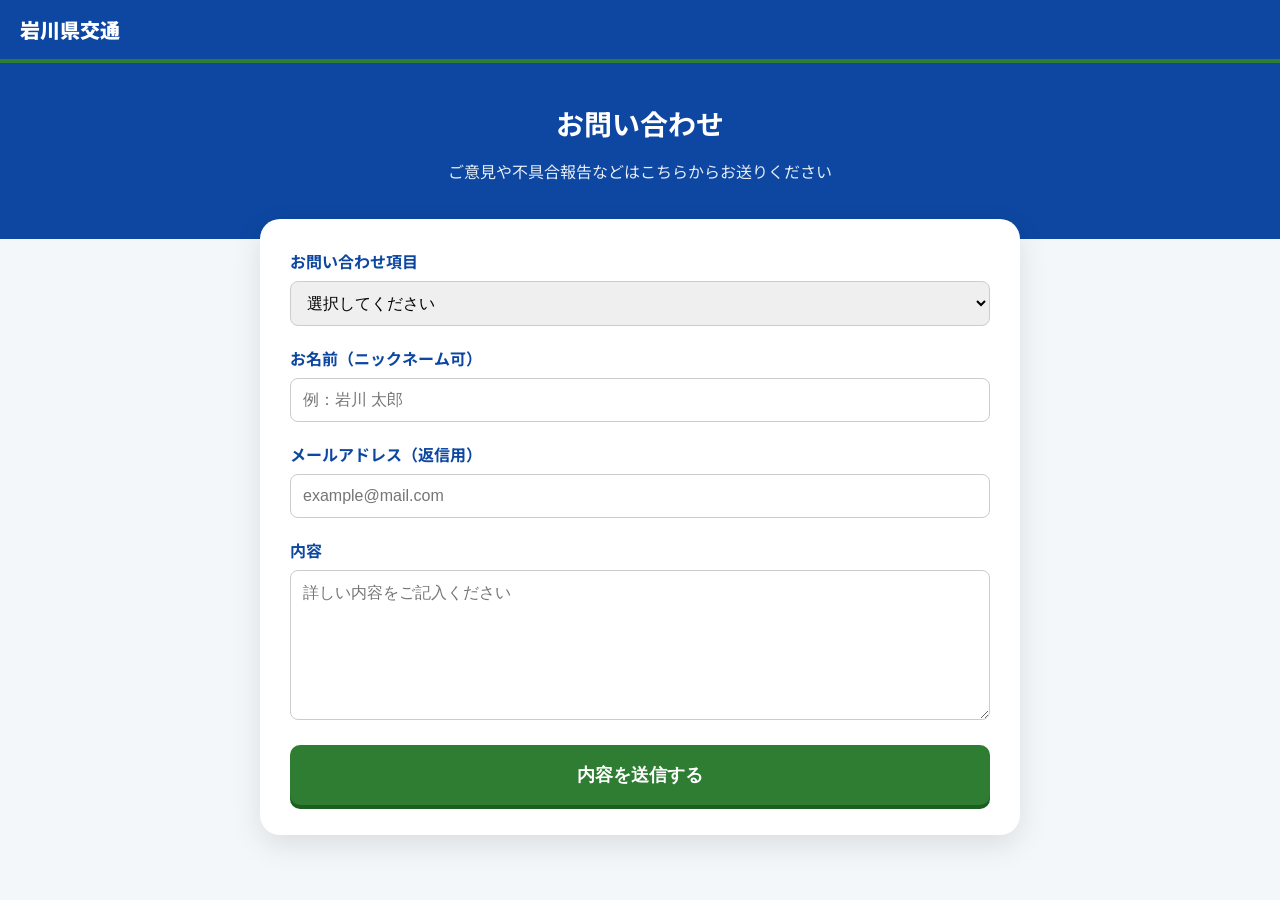
<file: combinedfolder/contact.html>
<!DOCTYPE html>
<html lang="ja">
<head>
    <meta charset="UTF-8">
    <meta name="viewport" content="width=device-width, initial-scale=1.0">
    <title>お問い合わせ｜岩川県交通</title>
    <link href="https://fonts.googleapis.com/css2?family=Noto+Sans+JP:wght@400;700;900&display=swap" rel="stylesheet">
    <style>
        body { font-family: 'Noto Sans JP', sans-serif; margin: 0; background: #f4f7f9; color: #333; }
        header { background: #0d47a1; color: white; padding: 15px 20px; border-bottom: 4px solid #2e7d32; }
        .hero { background: #0d47a1; color: white; padding: 40px 20px; text-align: center; }
        .container { max-width: 700px; margin: -20px auto 40px; padding: 30px; background: white; border-radius: 20px; box-shadow: 0 10px 30px rgba(0,0,0,0.1); min-height: 400px; }
        .form-group { margin-bottom: 20px; text-align: left; }
        label { display: block; font-weight: bold; margin-bottom: 8px; color: #0d47a1; }
        input, select, textarea { width: 100%; padding: 12px; border: 1px solid #ccc; border-radius: 8px; box-sizing: border-box; font-size: 16px; outline: none; }
        textarea { height: 150px; resize: vertical; }
        .submit-btn { width: 100%; background: #2e7d32; color: white; border: none; padding: 18px; border-radius: 10px; font-weight: bold; font-size: 18px; cursor: pointer; transition: 0.3s; box-shadow: 0 4px 0 #1b5e20; }
        .submit-btn:hover { background: #1b5e20; transform: translateY(2px); box-shadow: 0 2px 0 #1b5e20; }
        .submit-btn:disabled { background: #ccc; box-shadow: none; cursor: not-allowed; }
        
        /* 完了メッセージ */
        #thanks-message { display: none; text-align: center; padding: 40px 0; animation: fadeIn 0.5s ease; }
        /* エラーメッセージ */
        #error-message { display: none; color: #d32f2f; background: #ffebee; border: 1px solid #ffcdd2; padding: 15px; border-radius: 10px; margin-top: 20px; line-height: 1.6; text-align: left; }
        
        @keyframes fadeIn { from { opacity: 0; transform: translateY(10px); } to { opacity: 1; transform: translateY(0); } }
        .btn-home { display: inline-block; margin-top: 30px; padding: 12px 30px; background: #666; color: white; text-decoration: none; border-radius: 50px; font-weight: bold; }
    </style>
</head>
<body>

<header><div style="font-weight:900; font-size:20px;">岩川県交通</div></header>

<div class="hero">
    <h1 style="margin:0; font-size: 28px;">お問い合わせ</h1>
    <p style="opacity: 0.9;">ご意見や不具合報告などはこちらからお送りください</p>
</div>

<div class="container">
    <form id="contact-form">
        <div class="form-group">
            <label>お問い合わせ項目</label>
            <select name="項目" required>
                <option value="">選択してください</option>
                <option value="不具合報告">不具合報告</option>
                <option value="ご質問">ご質問</option>
                <option value="路線・時刻">路線・時刻表について</option>
                <option value="ご意見">ご意見・ご要望</option>
                <option value="その他">その他</option>
            </select>
        </div>

        <div class="form-group">
            <label>お名前（ニックネーム可）</label>
            <input type="text" name="お名前" placeholder="例：岩川 太郎" required>
        </div>

        <div class="form-group">
            <label>メールアドレス（返信用）</label>
            <input type="email" name="email" placeholder="example@mail.com" required>
        </div>

        <div class="form-group">
            <label>内容</label>
            <textarea name="内容" placeholder="詳しい内容をご記入ください" required></textarea>
        </div>

        <button type="submit" id="submit-btn" class="submit-btn">内容を送信する</button>
    </form>

    <div id="thanks-message">
        <div style="font-size:60px; color:#2e7d32; margin-bottom:20px;">✅</div>
        <h2 style="color:#2e7d32; margin-bottom: 10px;">お問い合わせありがとうございます。</h2>
        <p style="font-weight: bold;">フォームは、岩川県交通へ送信されました。</p>
        <a href="../index.html" class="btn-home">トップページへ戻る</a>
    </div>

    <div id="error-message">
        <strong>送信に失敗しました。</strong><br>
        時間をあけて再度お試しください。<br>
        しばらく待っても送信できない場合はDiscordサーバーでご報告お願い致します。
    </div>
</div>

<script>
    const form = document.getElementById('contact-form');
    const btn = document.getElementById('submit-btn');
    const thanks = document.getElementById('thanks-message');
    const errorMsg = document.getElementById('error-message');

    form.addEventListener('submit', async (e) => {
        e.preventDefault();
        btn.disabled = true;
        btn.innerText = "送信中...";
        errorMsg.style.display = 'none';

        const formData = new FormData(form);
        
        try {
            // 社長専用ID: xjgoglrl
            const response = await fetch("https://formspree.io/f/xjgoglrl", {
                method: "POST",
                body: formData,
                headers: { 'Accept': 'application/json' }
            });

            if (response.ok) {
                form.style.display = 'none';
                thanks.style.display = 'block';
            } else {
                throw new Error('fail');
            }
        } catch (error) {
            btn.disabled = false;
            btn.innerText = "内容を送信する";
            errorMsg.style.display = 'block';
        }
    });
</script>

</body>
</html>
</file>
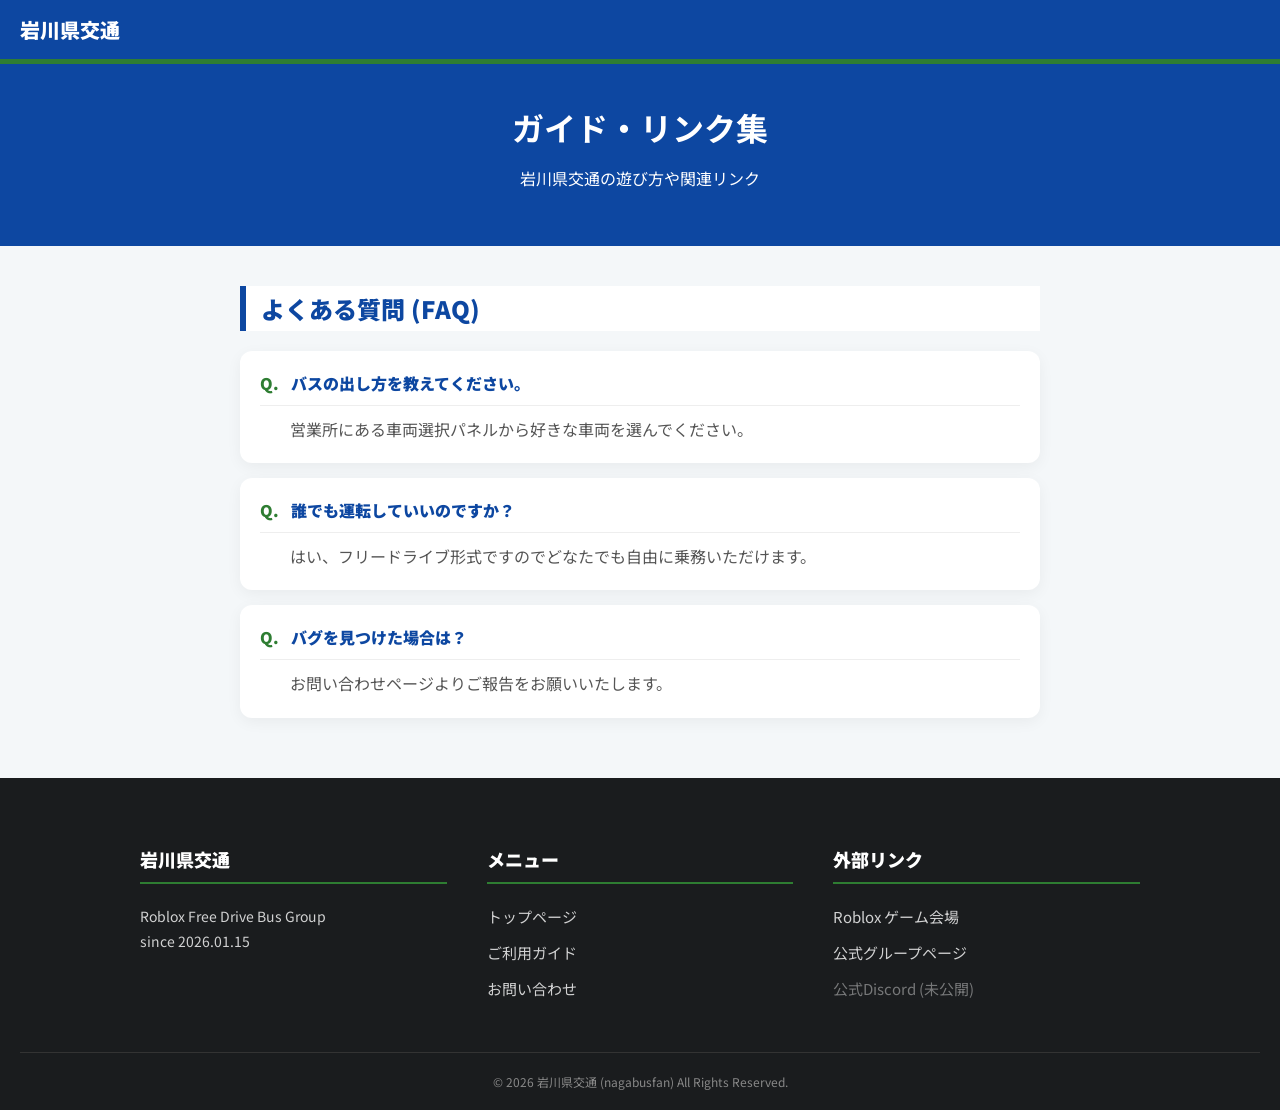
<file: combinedfolder/guide.html>
<!DOCTYPE html>
<html lang="ja">
<head>
    <meta charset="UTF-8">
    <meta name="viewport" content="width=device-width, initial-scale=1.0">
    <title>ガイド・リンク集｜岩川県交通</title>
    <link href="https://fonts.googleapis.com/css2?family=Noto+Sans+JP:wght@400;700;900&display=swap" rel="stylesheet">
    <style>
        body { font-family: 'Noto Sans JP', sans-serif; margin: 0; background: #f4f7f9; color: #333; display: flex; flex-direction: column; min-height: 100vh; }
        header { background: #0d47a1; color: white; padding: 15px 20px; border-bottom: 5px solid #2e7d32; }
        .hero { background: #0d47a1; color: white; padding: 40px 20px; text-align: center; }
        .main-content { flex: 1; }
        .container { max-width: 800px; margin: 20px auto 60px; padding: 0 20px; }
        .section-title { border-left: 6px solid #0d47a1; padding: 5px 15px; margin: 40px 0 20px; color: #0d47a1; font-weight: 900; background: white; }
        .faq-item { background: white; border-radius: 12px; padding: 20px; margin-bottom: 15px; box-shadow: 0 4px 15px rgba(0,0,0,0.05); }
        .faq-q { font-weight: 900; color: #0d47a1; display: flex; margin-bottom: 10px; }
        .faq-q::before { content: "Q."; margin-right: 12px; color: #2e7d32; }
        .faq-a { padding-left: 30px; line-height: 1.7; color: #555; border-top: 1px solid #eee; margin-top: 10px; padding-top: 10px; }

        /* 共通フッター */
        .official-footer { background: #1a1c1e; color: #ffffff; padding: 50px 20px 20px; text-align: left; }
        .footer-container { max-width: 1000px; margin: 0 auto; display: grid; grid-template-columns: repeat(auto-fit, minmax(200px, 1fr)); gap: 40px; }
        .footer-section h3 { color: #ffffff; font-size: 18px; border-bottom: 2px solid #2e7d32; padding-bottom: 10px; margin-bottom: 20px; font-weight: 900; }
        .footer-links { list-style: none; padding: 0; margin: 0; }
        .footer-links li { margin-bottom: 12px; }
        .footer-links a { color: #ffffff; text-decoration: none; font-size: 15px; transition: 0.3s; opacity: 0.8; }
        .footer-links a:hover { opacity: 1; color: #4caf50; text-decoration: underline; }
        .footer-bottom { text-align: center; margin-top: 40px; padding-top: 20px; border-top: 1px solid #333; font-size: 12px; color: #888; }
    </style>
</head>
<body>

<header><div style="font-weight:900; font-size:20px;">岩川県交通</div></header>

<div class="main-content">
    <div class="hero">
        <h1 style="margin:0;">ガイド・リンク集</h1>
        <p>岩川県交通の遊び方や関連リンク</p>
    </div>
    <div class="container">
        <h2 class="section-title">よくある質問 (FAQ)</h2>
        <div class="faq-item">
            <div class="faq-q">バスの出し方を教えてください。</div>
            <div class="faq-a">営業所にある車両選択パネルから好きな車両を選んでください。</div>
        </div>
        <div class="faq-item">
            <div class="faq-q">誰でも運転していいのですか？</div>
            <div class="faq-a">はい、フリードライブ形式ですのでどなたでも自由に乗務いただけます。</div>
        </div>
        <div class="faq-item">
            <div class="faq-q">バグを見つけた場合は？</div>
            <div class="faq-a">お問い合わせページよりご報告をお願いいたします。</div>
        </div>
    </div>
</div>

<footer class="official-footer">
    <div class="footer-container">
        <div class="footer-section">
            <h3>岩川県交通</h3>
            <p style="font-size: 14px; line-height: 1.8; opacity: 0.8;">
                Roblox Free Drive Bus Group<br>
                since 2026.01.15
            </p>
        </div>
        <div class="footer-section">
            <h3>メニュー</h3>
            <ul class="footer-links">
                <li><a href="../index.html">トップページ</a></li>
                <li><a href="guide.html">ご利用ガイド</a></li>
                <li><a href="contact.html">お問い合わせ</a></li>
            </ul>
        </div>
        <div class="footer-section">
            <h3>外部リンク</h3>
            <ul class="footer-links">
                <li><a href="#">Roblox ゲーム会場</a></li>
                <li><a href="#">公式グループページ</a></li>
                <li><a href="#" style="opacity: 0.4; pointer-events: none;">公式Discord (未公開)</a></li>
            </ul>
        </div>
    </div>
    <div class="footer-bottom">
        &copy; 2026 岩川県交通 (nagabusfan) All Rights Reserved.
    </div>
</footer>

</body>
</html>
</file>
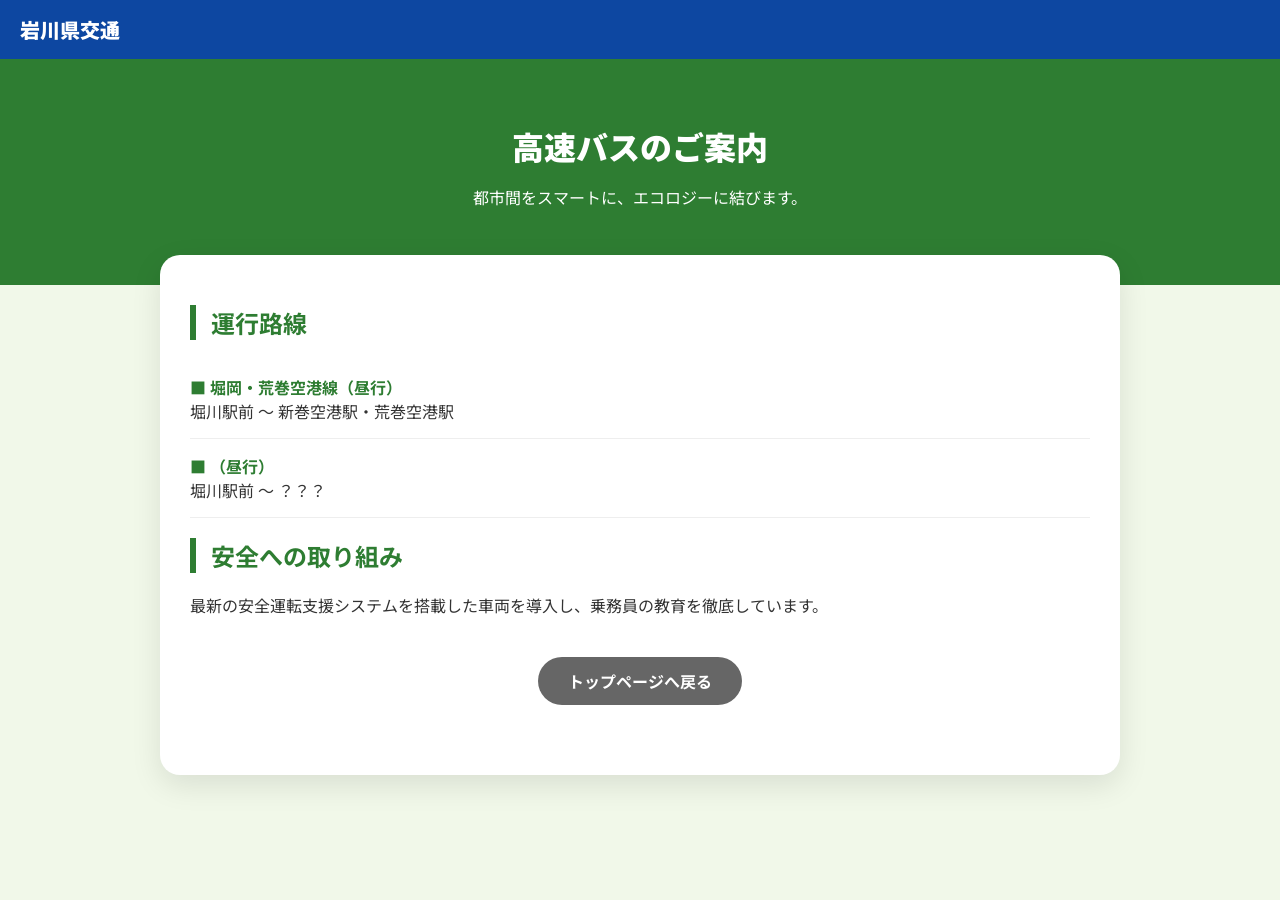
<file: combinedfolder/kousoku.html>
<!DOCTYPE html>
<html lang="ja">
<head>
    <meta charset="UTF-8">
    <meta name="viewport" content="width=device-width, initial-scale=1.0">
    <title>高速バス案内｜岩川県交通</title>
    <link href="https://fonts.googleapis.com/css2?family=Noto+Sans+JP:wght@400;700;900&display=swap" rel="stylesheet">
    <style>
        :root { --kousoku-green: #2e7d32; }
        body { font-family: 'Noto Sans JP', sans-serif; margin: 0; background: #f1f8e9; color: #333; }
        header { background: #0d47a1; color: white; padding: 15px 20px; border-bottom: 4px solid var(--kousoku-green); }
        .hero { background: var(--kousoku-green); color: white; padding: 60px 20px; text-align: center; }
        .container { max-width: 900px; margin: -30px auto 40px; padding: 30px; background: white; border-radius: 20px; box-shadow: 0 10px 30px rgba(0,0,0,0.1); }
        h2 { border-left: 6px solid var(--kousoku-green); padding-left: 15px; color: var(--kousoku-green); }
        .route-item { border-bottom: 1px solid #eee; padding: 15px 0; }
        .btn-home { display: block; width: fit-content; margin: 40px auto; padding: 12px 30px; background: #666; color: white; text-decoration: none; border-radius: 50px; font-weight: bold; }
    </style>
</head>
<body>
<header><div style="font-weight:900; font-size:20px;">岩川県交通</div></header>
<div class="hero">
    <h1 style="font-size:32px; font-weight:900; margin:0;">高速バスのご案内</h1>
    <p>都市間をスマートに、エコロジーに結びます。</p>
</div>
<div class="container">
    <h2>運行路線</h2>
    <div class="route-item">
        <strong style="color:var(--kousoku-green);">■ 堀岡・荒巻空港線（昼行）</strong><br>
        堀川駅前 〜 新巻空港駅・荒巻空港駅
    </div>
    <div class="route-item">
        <strong style="color:var(--kousoku-green);">■ （昼行）</strong><br>
        堀川駅前 〜 ？？？
    </div>
    
    <h2>安全への取り組み</h2>
    <p>最新の安全運転支援システムを搭載した車両を導入し、乗務員の教育を徹底しています。</p>
    
    <a href="../index.html" class="btn-home">トップページへ戻る</a>
</div>
</body>
</html>
</file>
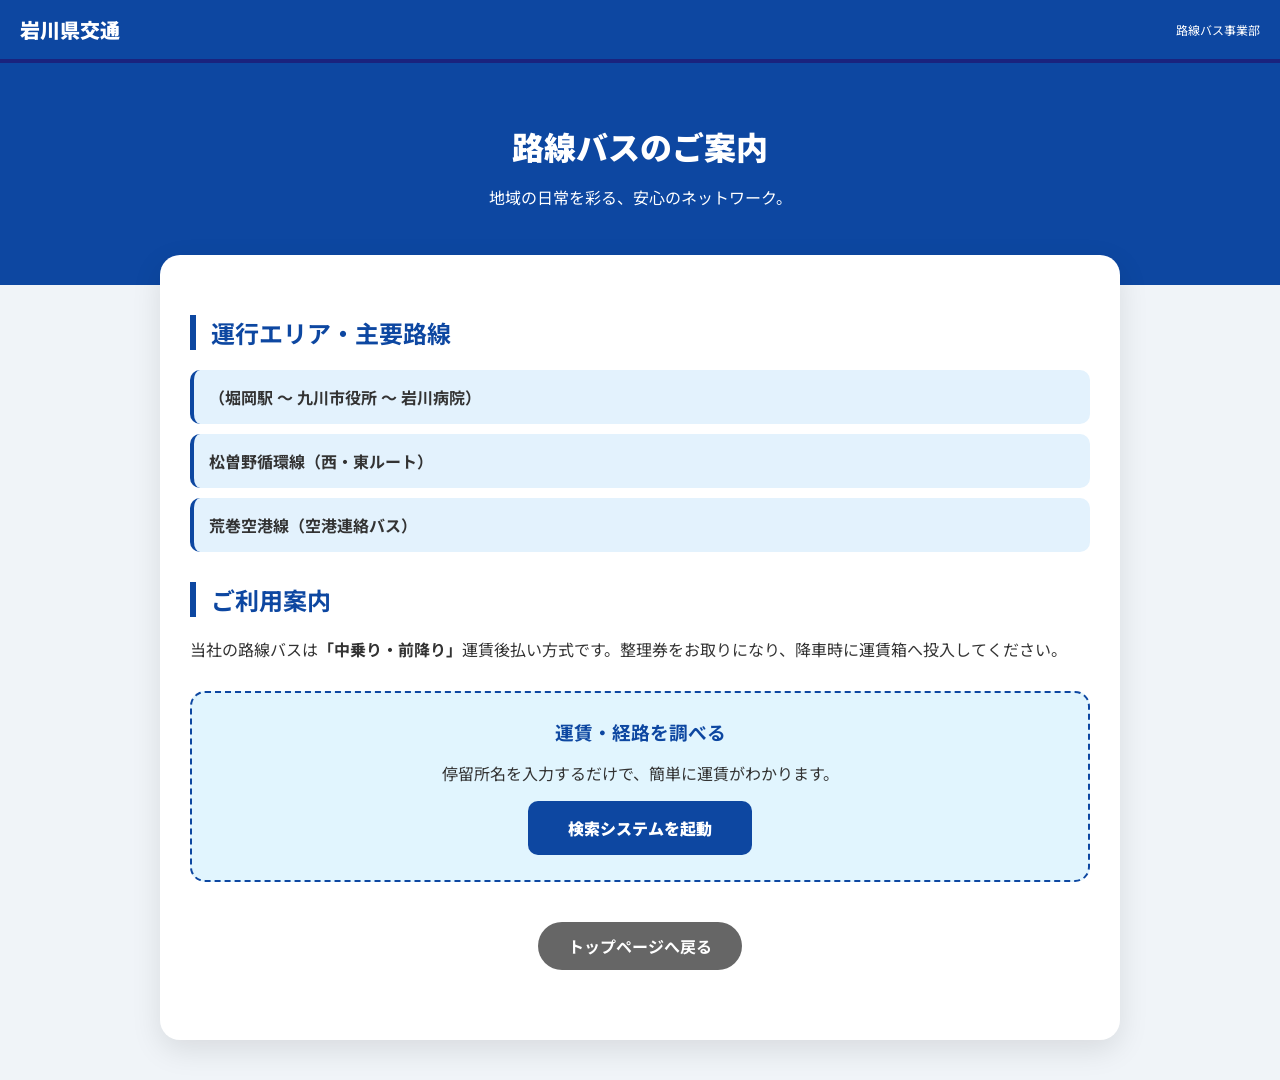
<file: combinedfolder/rosen.html>
<!DOCTYPE html>
<html lang="ja">
<head>
    <meta charset="UTF-8">
    <meta name="viewport" content="width=device-width, initial-scale=1.0">
    <title>路線バス案内｜岩川県交通</title>
    <link href="https://fonts.googleapis.com/css2?family=Noto+Sans+JP:wght@400;700;900&display=swap" rel="stylesheet">
    <style>
        :root { --rosen-blue: #0d47a1; }
        body { font-family: 'Noto Sans JP', sans-serif; margin: 0; background: #f0f4f8; color: #333; }
        header { background: var(--rosen-blue); color: white; padding: 15px 20px; border-bottom: 4px solid #1a237e; display: flex; justify-content: space-between; align-items: center; }
        .hero { background: var(--rosen-blue); color: white; padding: 60px 20px; text-align: center; }
        .container { max-width: 900px; margin: -30px auto 40px; padding: 30px; background: white; border-radius: 20px; box-shadow: 0 10px 30px rgba(0,0,0,0.1); }
        h2 { border-left: 6px solid var(--rosen-blue); padding-left: 15px; color: var(--rosen-blue); margin-top: 30px; }
        .route-card { background: #e3f2fd; padding: 15px; border-radius: 10px; margin-bottom: 10px; font-weight: bold; border-left: 4px solid var(--rosen-blue); }
        .btn-search { display: inline-block; padding: 15px 40px; background: var(--rosen-blue); color: white; text-decoration: none; border-radius: 10px; font-weight: 900; transition: 0.3s; }
        .btn-search:hover { background: #1a237e; transform: translateY(-2px); }
        .btn-home { display: block; width: fit-content; margin: 40px auto; padding: 12px 30px; background: #666; color: white; text-decoration: none; border-radius: 50px; font-weight: bold; }
    </style>
</head>
<body>
<header><div style="font-weight:900; font-size:20px;">岩川県交通</div><div style="font-size:12px;">路線バス事業部</div></header>
<div class="hero">
    <h1 style="font-size:32px; font-weight:900; margin:0;">路線バスのご案内</h1>
    <p>地域の日常を彩る、安心のネットワーク。</p>
</div>
<div class="container">
    <h2>運行エリア・主要路線</h2>
    <div class="route-card">（堀岡駅 〜 九川市役所 〜 岩川病院）</div>
    <div class="route-card">松曽野循環線（西・東ルート）</div>
    <div class="route-card">荒巻空港線（空港連絡バス）</div>
    
    <h2>ご利用案内</h2>
    <p>当社の路線バスは<b>「中乗り・前降り」</b>運賃後払い方式です。整理券をお取りになり、降車時に運賃箱へ投入してください。</p>
    
    <div style="background: #e1f5fe; border: 2px dashed var(--rosen-blue); padding: 25px; border-radius: 15px; margin-top: 30px; text-align: center;">
        <h3 style="margin:0 0 10px 0; color:var(--rosen-blue);">運賃・経路を調べる</h3>
        <p>停留所名を入力するだけで、簡単に運賃がわかります。</p>
        <a href="https://nagabusfan.github.io/iwakawa-district-bus-search/" class="btn-search">検索システムを起動</a>
    </div>

    <a href="../index.html" class="btn-home">トップページへ戻る</a>
</div>
</body>
</html>
</file>
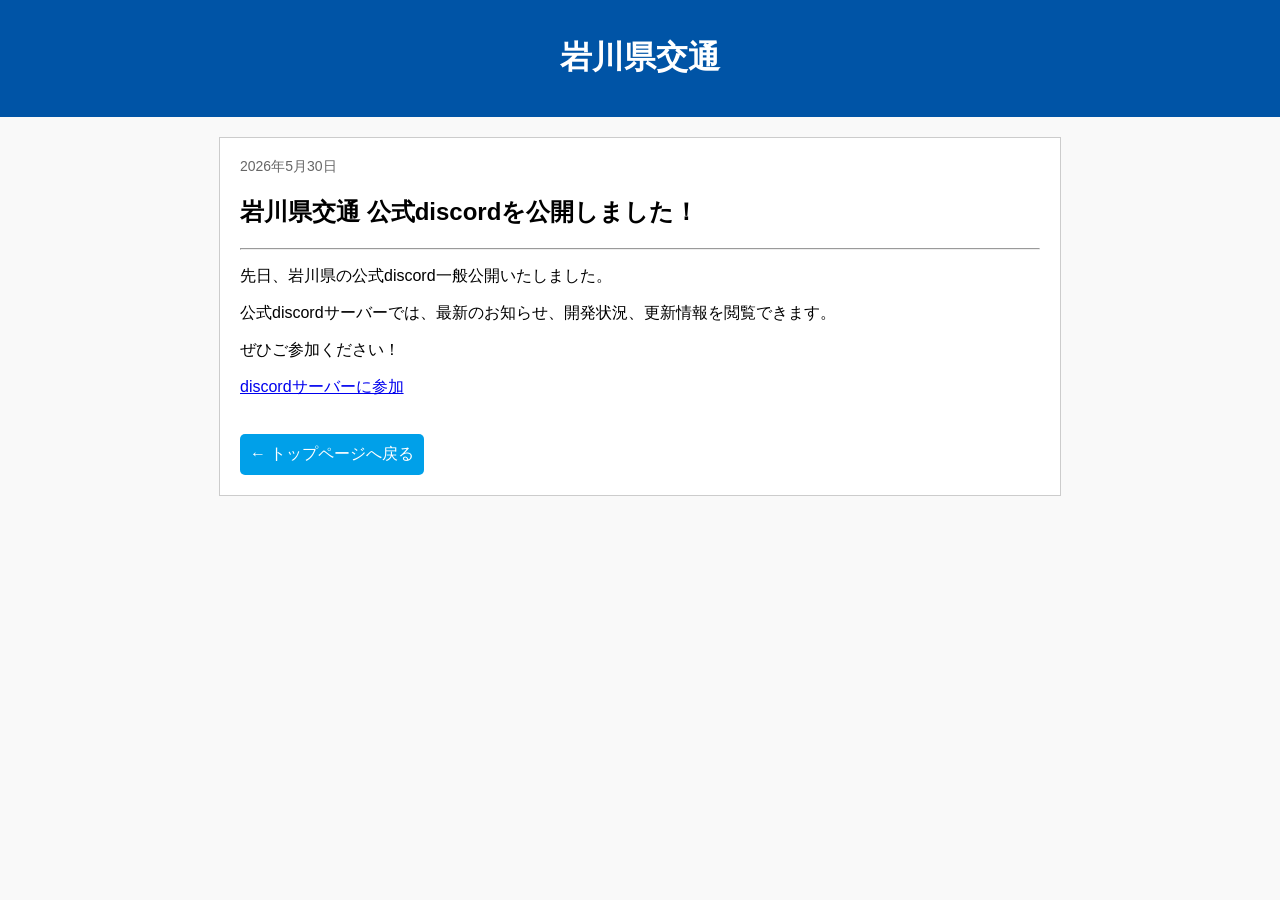
<file: newsfolder/news00004.html>
<!DOCTYPE html>
<html lang="ja">
<head>
    <meta charset="UTF-8">
    <meta name="viewport" content="width=device-width, initial-scale=1.0">
    <title>お知らせ詳細 | 岩川県交通</title>
    <style>
        body { font-family: sans-serif; margin: 0; background-color: #f9f9f9; }
        header { background: #0054a6; color: white; padding: 15px; text-align: center; }
        .container { max-width: 800px; margin: 20px auto; background: white; padding: 20px; border: 1px solid #ccc; }
        .date { color: #666; font-size: 14px; }
        .back-button { display: inline-block; margin-top: 20px; padding: 10px; background: #00a0e9; color: white; text-decoration: none; border-radius: 5px; }
    </style>
</head>
<body>

<header>
    <h1>岩川県交通</h1>
</header>

<div class="container">
    <div class="date">2026年5月30日</div>
    <h2>岩川県交通 公式discordを公開しました！</h2>
    <hr>
    <p>先日、岩川県の公式discord一般公開いたしました。</p>
    <p>公式discordサーバーでは、最新のお知らせ、開発状況、更新情報を閲覧できます。</p>
    <p>ぜひご参加ください！</p>
    <p><a href="https://discord.gg/uRZ3UqZkxZ">discordサーバーに参加</a></p>

    
    <a href="../index.html" class="back-button">← トップページへ戻る</a>
</div>

</body>
</html>
</file>
